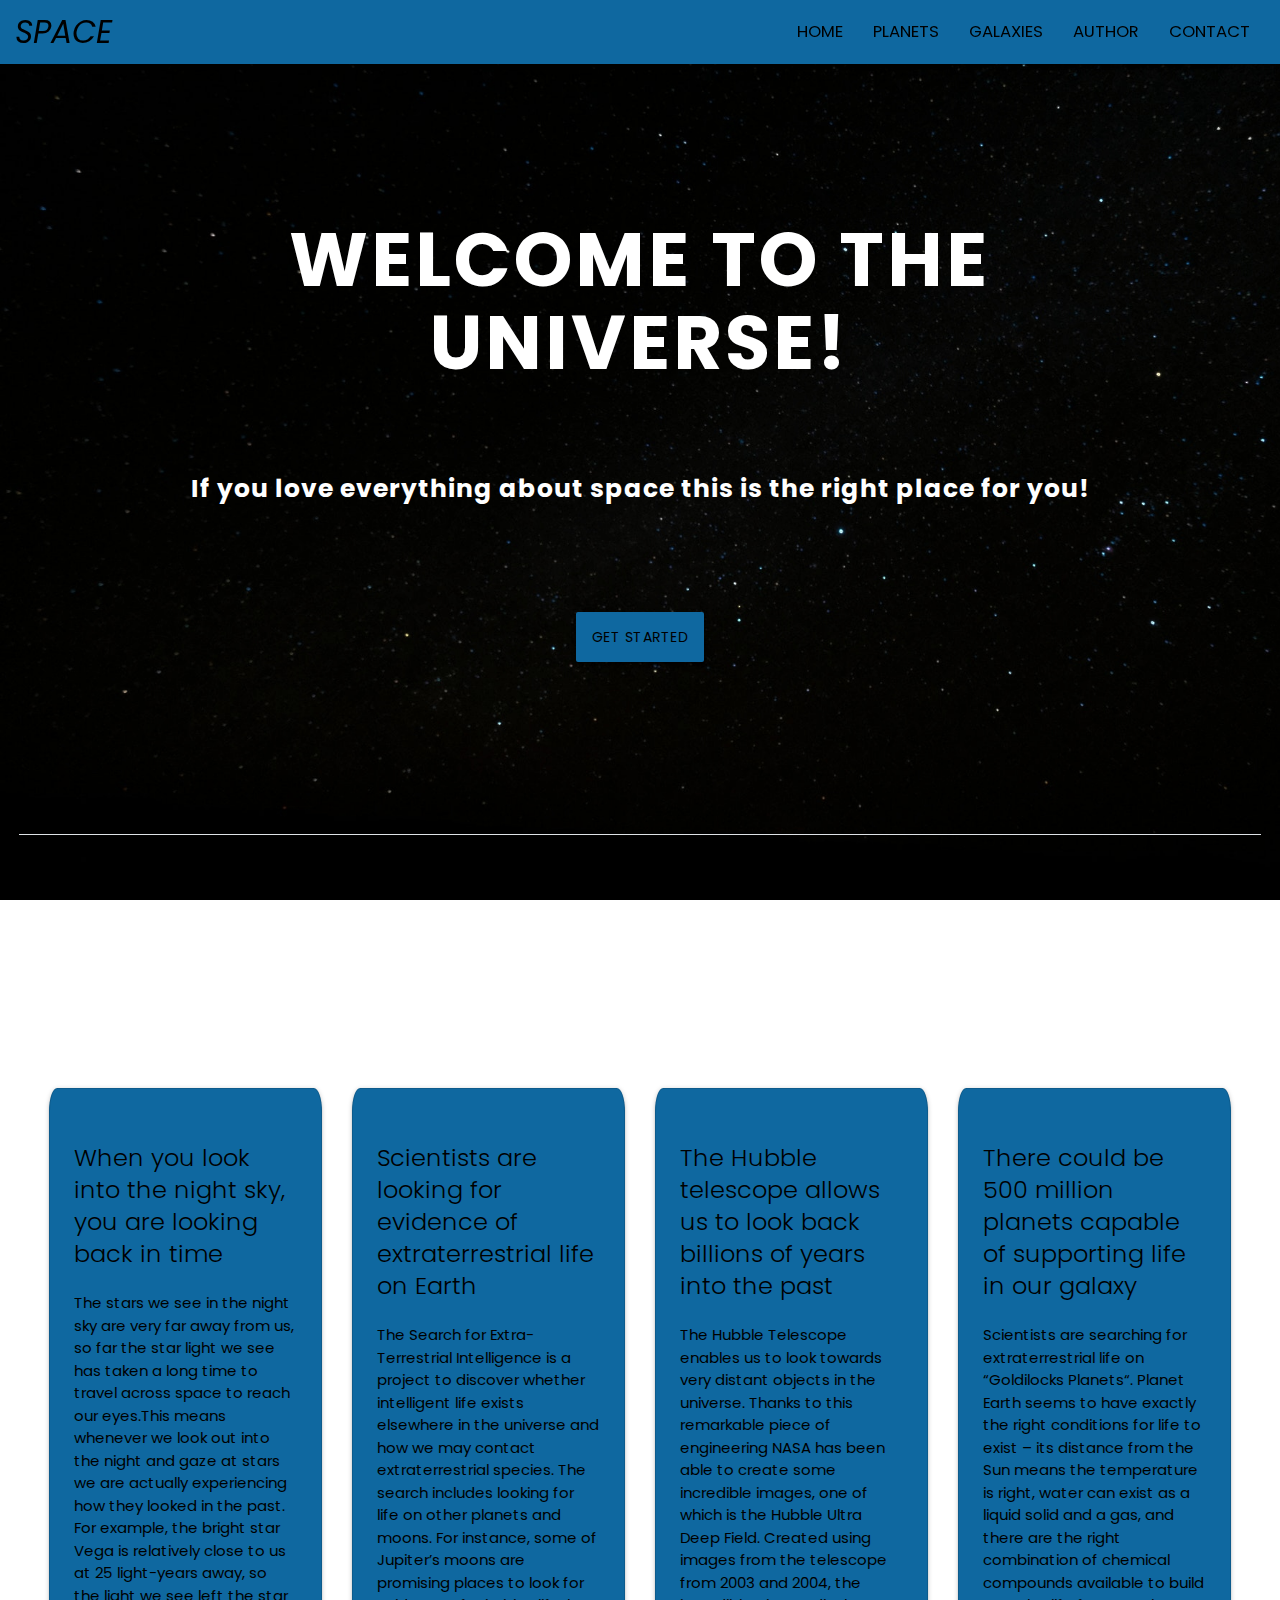
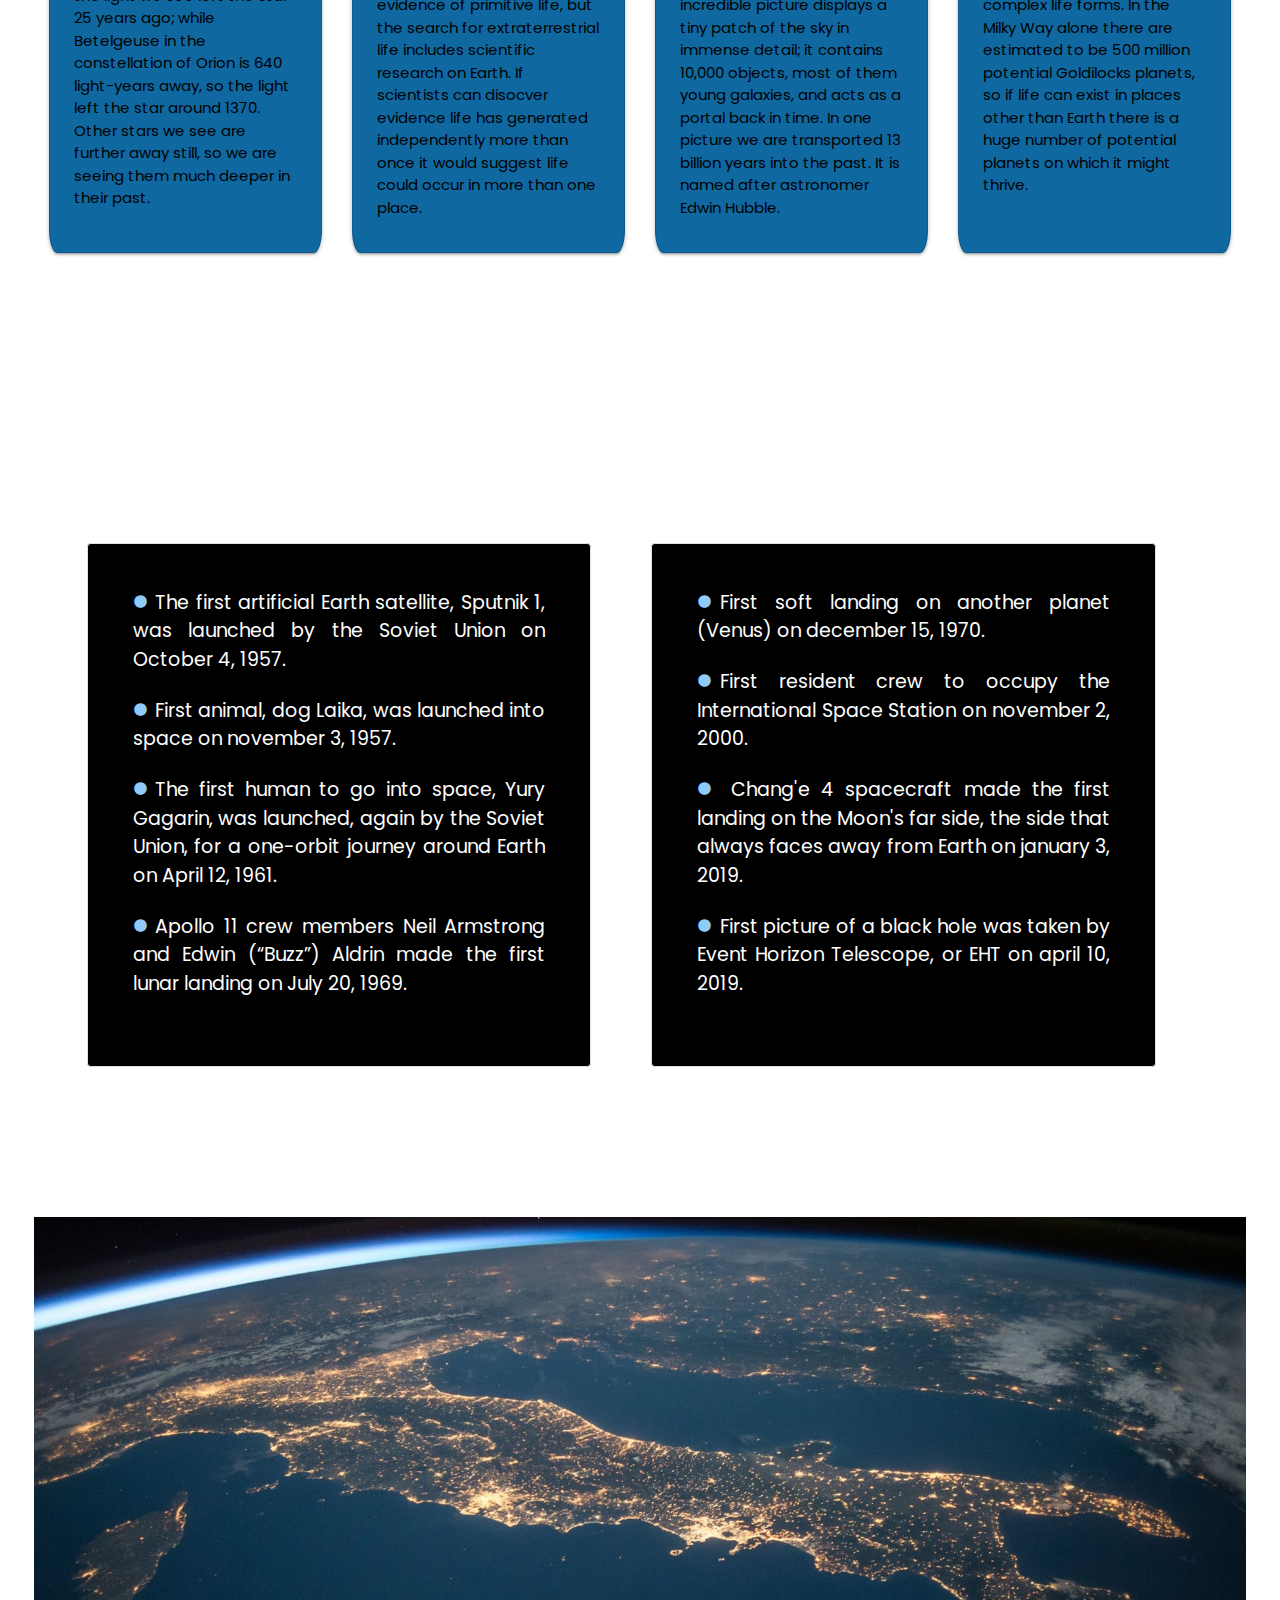
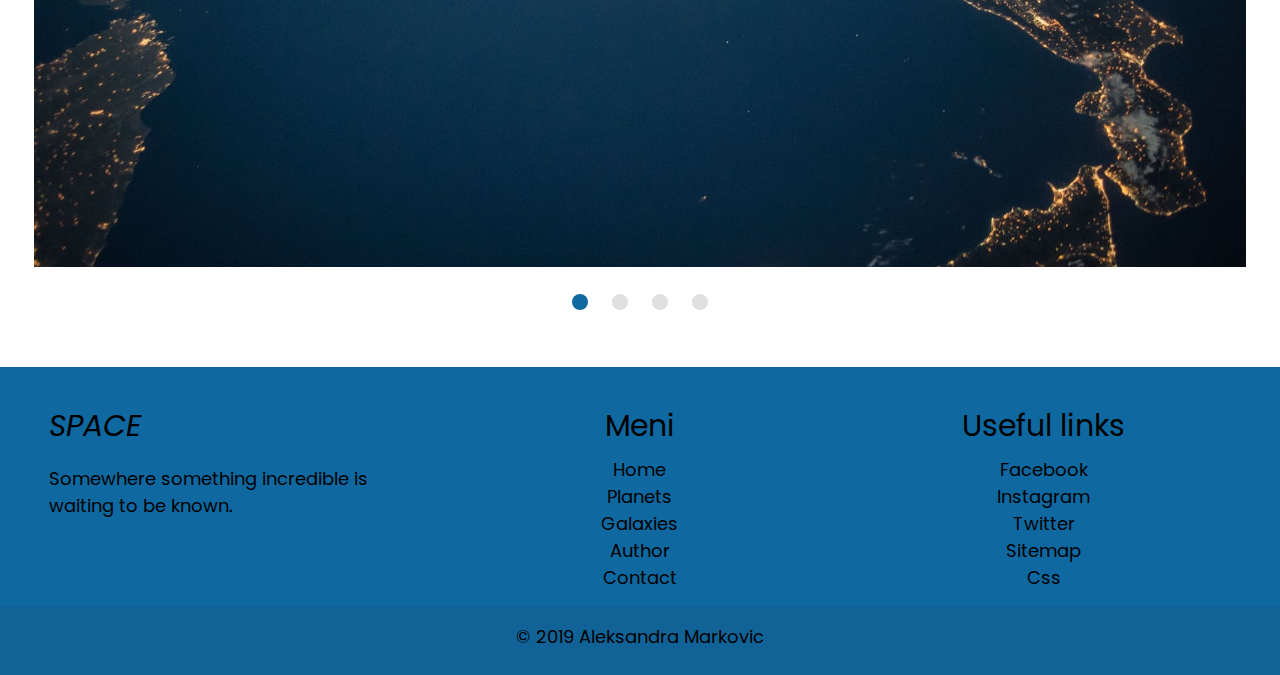
<file: index.html>
<!DOCTYPE html>
<html>
    <head>
        <title>SPACE</title>
        <meta name="viewport" content="width=device-width, initial-scale=1.0"/>
        <link rel="stylesheet" href="assets/css/bootstrap_css/bootstrap.min.css"/>
        <link rel="stylesheet" href="assets/css/materialize_css/materialize.min.css"/>
        <link href="https://fonts.googleapis.com/icon?family=Material+Icons" rel="stylesheet">
        <link rel="stylesheet" href="https://cdnjs.cloudflare.com/ajax/libs/font-awesome/4.7.0/css/font-awesome.min.css">
        <link rel="shortcut icon" href="images/ikonica.ico" />
        <link rel="stylesheet" type="text/css" href="assets/css/style.css" />
    </head>
    <body>
        <div class="container-fluid">
            <div class="row">
                <div class="col-lg-12" id="zaglavlje">
                      <nav id="meni">
                        <div class="nav-wrapper">
                          <a href="#" class="brand-logo ml-3 font-italic black-text">SPACE</a>
                          <ul class="right hide-on-med-and-down">
                            <li><a href="#" class="text-uppercase black-text">Home</a></li>
                            <li><a href="planete.html" class="text-uppercase black-text">Planets</a></li>
                            <li><a href="galaksije.html" class="text-uppercase black-text">Galaxies</a></li>
                            <li><a href="contact.html#autor" class="text-uppercase black-text">Author</a></li>
                            <li class="mr-3"><a href="contact.html" class="text-uppercase black-text">Contact</a></li>
                          </ul>
                        </div>
                      </nav>
                      <nav id="meni2">
                        <div class="nav-wrapper">
                          <a href="#!" class="brand-logo black-text font-italic">SPACE</a>
                          <a href="#" data-target="mobile-demo" class="sidenav-trigger"><i class="material-icons black-text">menu</i></a>
                          <ul class="right hide-on-med-and-down">
                            <li><a href="#">Home</a></li>
                            <li><a href="planete.html">Planets</a></li>
                            <li><a href="galaksije.html">Galaxies</a></li>
                            <li><a href="contact.html#autor">Author</a></li>
                            <li><a href="contact.html">Contact</a></li>
                          </ul>
                        </div>
                      </nav>
                    
                      <ul class="sidenav" id="mobile-demo">
                        <li><a href="#">Home</a></li>
                            <li><a href="planete.html">Planets</a></li>
                            <li><a href="galaksije.html">Galaxies</a></li>
                            <li><a href="contact.html#autor">Author</a></li>
                            <li><a href="contact.html">Contact</a></li>
                      </ul>
                </div>
            </div>
        </div>
        <div class="container-fluid p-0 d-flex align-items-center" id="header">
            <div class="row d-flex align-items-center justify-content-center" id="slajder">
                <div class="col-lg-11 mx-auto tekst d-flex flex-column align-items-center">
                    <div class="row white-text naslov text-center">
                        <h1 class="font-weight-bold text-uppercase prvih1">Welcome to the universe!</h1>
                    </div>
                    <div class="row white-text naslov">
                        <p class="font-weight-bold text-center text-justify">If you love everything about space this is the right place for you!</p>
                    </div>
                    <div class="row">    
                        <a class="black-text btn btn0 btnAnimate d-flex justify-content-center align-items-center" href="#sredina">get started</a>
                    </div>
                </div>
            </div>
        </div>
        <div class="container-fluid p-0 border-top" id="sredina">
            <div class="row sadrzaj">
                    <div class="col-lg-12">   
                        <h2 class="center-align mb-5 mt-3">Amazing facts about universe</h2> 
                            <div class="row">
                                <div class="col-lg-3 col-md-6 col-sm-10 col-xs-12 tekstovi">
                                    <div class="card">
                                        <div class="card-content">
                                            <h3 class="card-title mb-4 black-text">When you look into the night sky, you are looking back in time</h3>
                                            <p class="black-text">The stars we see in the night sky are very far away from us, so far the star light we see has taken a long time to travel across space to reach our eyes.This means whenever we look out into the night and gaze at stars we are actually experiencing how they looked in the past. For example, the bright star Vega is relatively close to us at 25 light-years away, so the light we see left the star 25 years ago; while Betelgeuse in the constellation of Orion is 640 light-years away, so the light left the star around 1370. Other stars we see are further away still, so we are seeing them much deeper in their past.</p>
                                        </div>
                                    </div>
                                </div>
                                <div class="col-lg-3 col-md-6 col-sm-10 col-xs-12 tekstovi">
                                    <div class="card">
                                        <div class="card-content">
                                            <h3 class="card-title mb-4 black-text">Scientists are looking for evidence of extraterrestrial life on Earth</h3>
                                            <p class="black-text">The Search for Extra-Terrestrial Intelligence is a project to discover whether intelligent life exists elsewhere in the universe and how we may contact extraterrestrial species. The search includes looking for life on other planets and moons. For instance, some of Jupiter’s moons are promising places to look for evidence of primitive life, but the search for extraterrestrial life includes scientific research on Earth. If scientists can disocver evidence life has generated independently more than once it would suggest life could occur in more than one place. </p>
                                        </div>
                                    </div>
                                </div>
                                <div class="col-lg-3 col-md-6 col-sm-10 col-xs-12 tekstovi">
                                    <div class="card">
                                        <div class="card-content">
                                            <h3 class="card-title mb-4 black-text"> The Hubble telescope allows us to look back billions of years into the past</h3>
                                            <p class="black-text">The Hubble Telescope enables us to look towards very distant objects in the universe. Thanks to this remarkable piece of engineering NASA has been able to create some incredible images, one of which is the Hubble Ultra Deep Field. Created using images from the telescope from 2003 and 2004, the incredible picture displays a tiny patch of the sky in immense detail; it contains 10,000 objects, most of them young galaxies, and acts as a portal back in time. In one picture we are transported 13 billion years into the past. It is named after astronomer Edwin Hubble.</p>
                                        </div>
                                    </div>
                                </div>
                                <div class="col-lg-3 col-md-6 col-sm-10 col-xs-12 tekstovi">
                                    <div class="card">
                                        <div class="card-content">
                                            <h3 class="card-title mb-4 black-text">There could be 500 million planets capable of supporting life in our galaxy</h3>
                                            <p class="black-text">Scientists are searching for extraterrestrial life on “Goldilocks Planets“. Planet Earth seems to have exactly the right conditions for life to exist – its distance from the Sun means the temperature is right, water can exist as a liquid solid and a gas, and there are the right combination of chemical compounds available to build complex life forms. In the Milky Way alone there are estimated to be 500 million potential Goldilocks planets, so if life can exist in places other than Earth there is a huge number of potential planets on which it might thrive.</p>
                                        </div>
                                    </div>
                                </div>
                            </div>
                </div>
            </div>
            <div class="row">
                <div class="col-lg-12 dostignuca">
                    <h2 class="text-center">Major milestones</h2>
                    <div class="row d-flex justify-content-around">
                        <div class="col-lg-5 col-md-12 text-justify border rounded ml-4 p-5 milestones black">
                            <p class="mb-4"><i class="tiny material-icons blue-text text-lighten-3 mr-2">brightness_1</i>The first artificial Earth satellite, Sputnik 1, was launched by the Soviet Union on October 4, 1957. </p>
                            <p class="mb-4"><i class="tiny material-icons blue-text text-lighten-3 mr-2">brightness_1</i>First animal, dog Laika, was launched into space on november 3, 1957.</p>
                            <p class="mb-4"><i class="tiny material-icons blue-text text-lighten-3 mr-2">brightness_1</i>The first human to go into space, Yury Gagarin, was launched, again by the Soviet Union, for a one-orbit journey around Earth on April 12, 1961. </p>
                            <p class="mb-4"><i class="tiny material-icons blue-text text-lighten-3 mr-2">brightness_1</i>Apollo 11 crew members Neil Armstrong and Edwin (“Buzz”) Aldrin made the first lunar landing on July 20, 1969. </p>
                        </div>
                        <div class="col-lg-5 col-md-12 text-justify border rounded p-5 milestones black">
                            <p class="mb-4"><i class="tiny material-icons blue-text text-lighten-3 mr-2">brightness_1</i>First soft landing on another planet (Venus) on december 15, 1970.</p>
                            <p class="mb-4"><i class="tiny material-icons blue-text text-lighten-3 mr-2">brightness_1</i>First resident crew to occupy the International Space Station on november 2, 2000.</p>
                            <p class="mb-4"><i class="tiny material-icons blue-text text-lighten-3 mr-2">brightness_1</i> Chang'e 4 spacecraft made the first landing on the Moon's far side, the side that always faces away from Earth on january 3, 2019.</p>
                            <p class="mb-4"><i class="tiny material-icons blue-text text-lighten-3 mr-2">brightness_1</i>First picture of a black hole was taken by Event Horizon Telescope, or EHT on april 10, 2019.</p>
                        </div>
                    </div>
                </div>
            </div>
            <div class="row" id="slajder1">
                <div class="col-lg-12" id="slajderKolona">
                    <div class="slider">
                        <ul class="slides">
                            <li>
                                <img src="images/zemlja.jpeg" alt="cultural institution"/>
                            </li>
                            <li>
                                <img src="images/galaksija.jpg" alt="cultural institution"/>
                            </li>
                            <li>
                                <img src="images/astronaut.jpg" alt="cultural institution"/>
                            </li>
                            <li>
                                <img src="images/univerzum.jpg" alt="cultural institution"/>
                            </li>
                        </ul>
                    </div> 
                </div>
            </div>
        </div>
        <footer class="page-footer futer">
            <div class="container-fluid">
                <div class="row d-flex justify-content-between">
                    <div class="col-lg-4 col-md-12 col-sm-12 d-none d-lg-block">
                        <h4 class="black-text font-italic text-uppercase">Space</h4>
                        <p class="black-text mt-4">Somewhere something incredible is waiting to be known.</p>
                    </div>
                    <div class="col-lg-4 offset-l2 col-md-12 col-sm-12 d-flex flex-column align-items-center">
                        <h4 class="black-text">Meni</h4>
                        <ul class="d-flex flex-column align-items-center">
                            <li><a href="#" class="text-capitalize black-text">Home</a></li>
                            <li><a href="planete.html" class="text-capitalize black-text">Planets</a></li>
                            <li><a href="galaksije.html" class="text-capitalize black-text">Galaxies</a></li>
                            <li><a href="contact.html#autor" class="text-capitalize black-text">Author</a></li>
                            <li><a href="contact.html" class="text-capitalize black-text">Contact</a></li>
                        </ul>
                    </div>
                    <div class="col-lg-4 offset-l2 col-md-12 col-sm-12 d-flex flex-column align-items-center">
                        <h4 class="black-text">Useful links</h4>
                        <ul class="d-flex flex-column align-items-center">
                            <li><a class="black-text" href="https://www.facebook.com/beka.markovic99" target="_blank">Facebook</a></li>
                            <li><a class="black-text" href="https://www.instagram.com/bekamarkoviic" target="_blank">Instagram</a></li>
                            <li><a class="black-text" href="https://twitter.com/bekaa_markovic" target="_blank">Twitter</a></li>
                            <li><a class="black-text" href="sitemap.xml" target="_blank">Sitemap</a></li>
                            <li><a class="black-text" href="assets/css/style.css" target="_blank">Css</a></li>
                        </ul>
                    </div>
                </div>
            </div>
            <div class="footer-copyright">
                <div class="container d-flex justify-content-center">
                    <p class="black-text mt-2">© 2019 Aleksandra Markovic </p>                   
                </div>
            </div>
        </footer>
        <script src="assets/js/jquery-3.4.1.min.js"></script>
        <script src="assets/js/bootstrap_js/bootstrap.min.js"></script>
        <script src="assets/js/materialize_js/materialize.min.js"></script>
        <script src="assets/js/main.js" type="text/javascript"></script>
    </body>
</html>
</file>
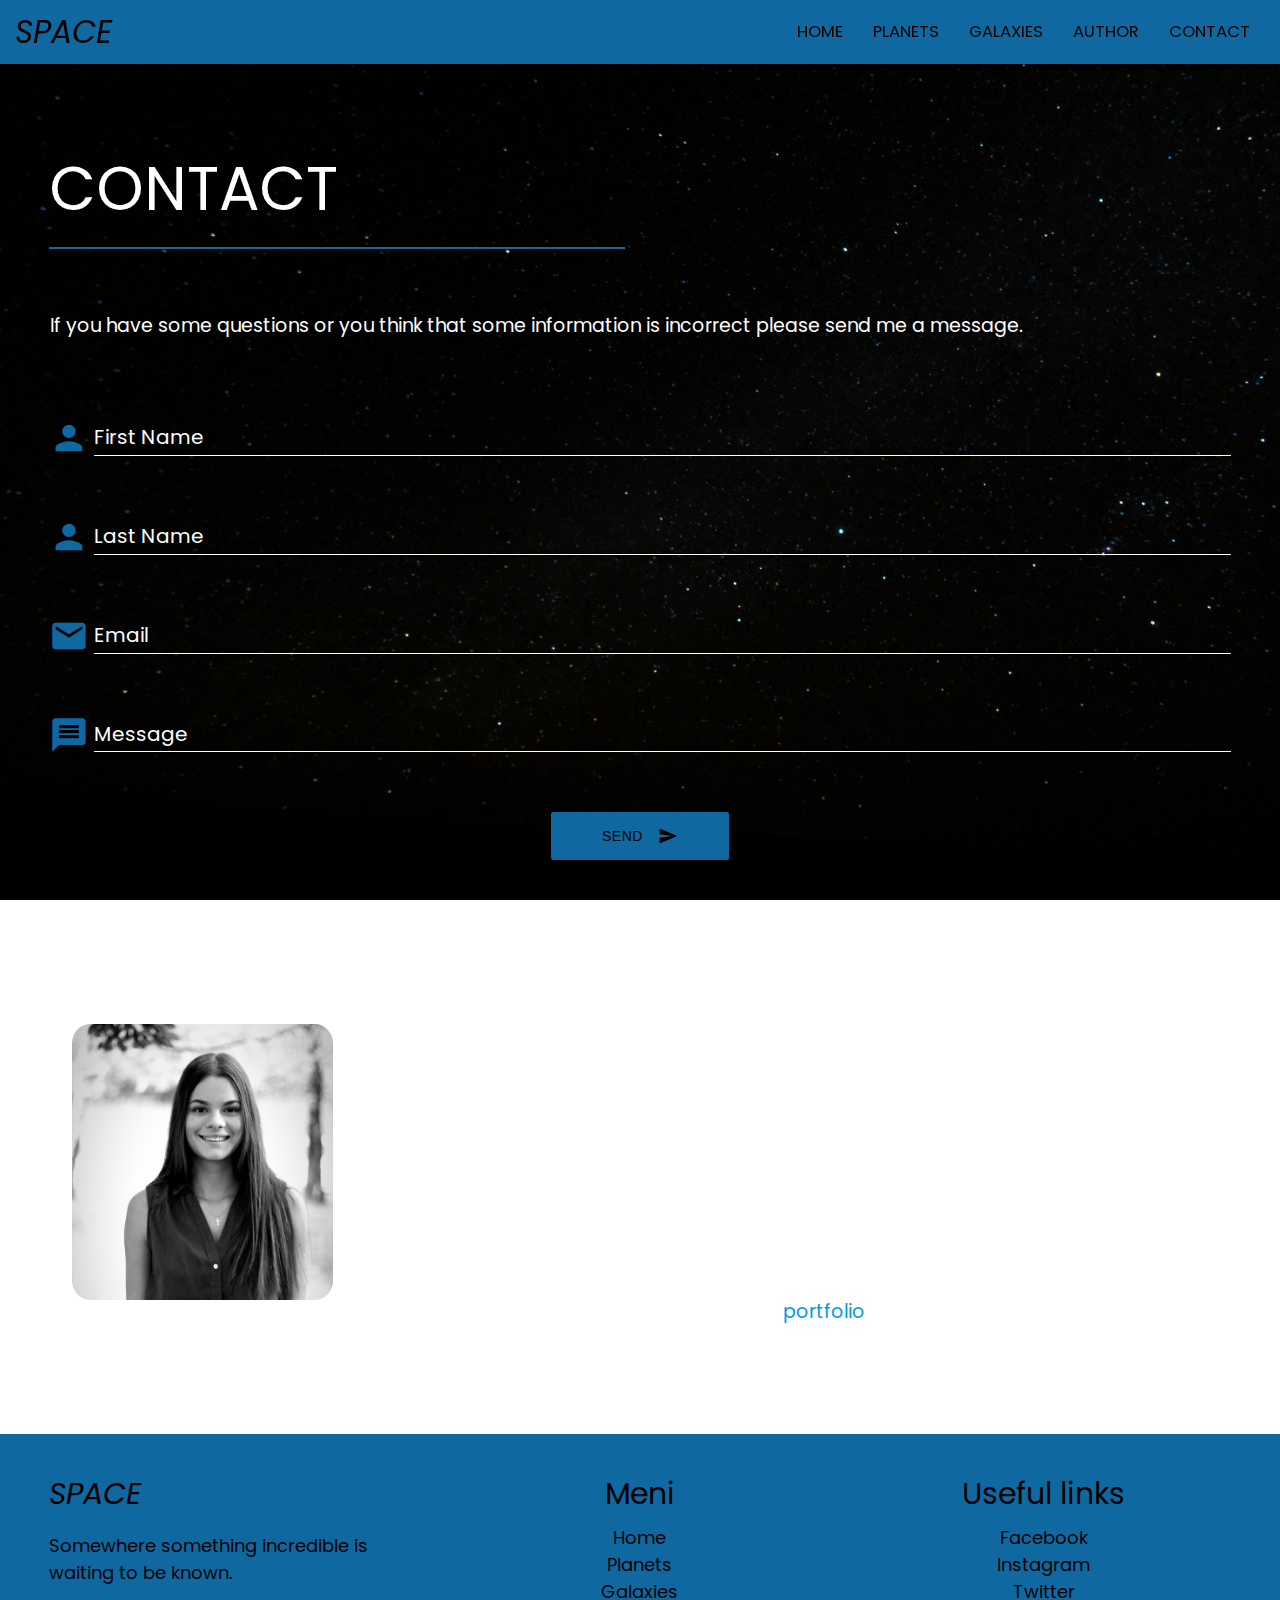
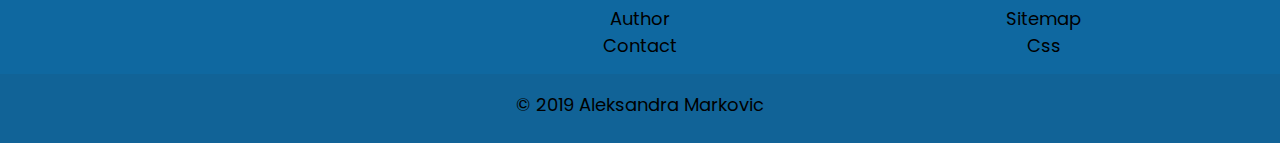
<file: contact.html>
<!DOCTYPE html>
<html>
    <head>
        <title>SPACE | CONTACT</title>
        <meta name="viewport" content="width=device-width, initial-scale=1.0"/>
        <link rel="stylesheet" href="assets/css/bootstrap_css/bootstrap.min.css"/>
        <link rel="stylesheet" href="assets/css/materialize_css/materialize.min.css"/>
        <link href="https://fonts.googleapis.com/icon?family=Material+Icons" rel="stylesheet">
        <link rel="stylesheet" href="https://cdnjs.cloudflare.com/ajax/libs/font-awesome/4.7.0/css/font-awesome.min.css">
        <link rel="shortcut icon" href="images/ikonica.ico" />
        <link rel="stylesheet" type="text/css" href="assets/css/style.css" />
    </head>
    <body>
        <div class="container-fluid">
            <div class="row">
                <div class="col-lg-12" id="zaglavlje">
                      <nav id="meni">
                        <div class="nav-wrapper">
                          <a href="index.html" class="brand-logo ml-3 font-italic black-text">SPACE</a>
                          <ul class="right hide-on-med-and-down">
                            <li><a href="index.html" class="text-uppercase black-text">Home</a></li>
                            <li><a href="planete.html" class="text-uppercase black-text">Planets</a></li>
                            <li><a href="galaksije.html" class="text-uppercase black-text">Galaxies</a></li>
                            <li><a href="#autor" class="text-uppercase black-text">Author</a></li>
                            <li class="mr-3"><a href="#" class="text-uppercase black-text">Contact</a></li>
                          </ul>
                        </div>
                      </nav>
                      <nav id="meni2">
                        <div class="nav-wrapper">
                          <a href="#!" class="brand-logo black-text font-italic">SPACE</a>
                          <a href="#" data-target="mobile-demo" class="sidenav-trigger"><i class="material-icons black-text">menu</i></a>
                          <ul class="right hide-on-med-and-down">
                            <li><a href="index.html">Home</a></li>
                            <li><a href="planete.html">Planets</a></li>
                            <li><a href="galaksije.html">Galaxies</a></li>
                            <li><a href="#autor">Author</a></li>
                            <li><a href="#">Contact</a></li>
                          </ul>
                        </div>
                      </nav>
                    
                      <ul class="sidenav" id="mobile-demo">
                        <li><a href="index.html">Home</a></li>
                        <li><a href="planete.html">Planets</a></li>
                        <li><a href="galaksije.html">Galaxies</a></li>
                        <li><a href="#autor">Author</a></li>
                        <li><a href="#">Contact</a></li>
                      </ul>
                </div>
            </div>
        </div>
        <div class="container-fluid">
            <div class="row naslovVrh mb-4">
                <div class="col-lg-6 col-md-8 col-sm-10 col-xs-12">
                    <h1 class="text-uppercase">Contact</h1>
                    <p class="divider"></p>
                </div>
            </div>
            <div class="row">
                <p id="tekstKontakt">If you have some questions or you think that some information is incorrect please send me a message.</p>
            </div>
            <div class="row">
                <div class="col-lg-12 forma">
                    <form action="index.html" method="GET">
                        <div class="input-field w-100 mt-5">
                            <i class="material-icons prefix">person</i>
                            <input id="first_name" type="text" class="border-white">
                            <label for="first_name" required="required">First Name</label>
                        </div>
                        <div class="input-field w-100 mt-5">
                            <i class="material-icons prefix">person</i>
                            <input id="last_name" type="text" class="border-white">
                            <label for="last_name">Last Name</label>
                        </div>
                        <div class="input-field w-100 mt-5">
                            <i class="material-icons prefix">email</i>
                            <input id="email" type="email" class="border-white">
                            <label for="email" required="required">Email</label>
                        </div>
                        <div class="input-field w-100 mt-5 mb-5">
                            <i class="material-icons prefix">message</i>
                            <textarea id="textarea1" class="materialize-textarea border-white"></textarea>
                            <label for="textarea1" required="required">Message</label>
                        </div>                                       
                        <button data-target="modal1" class="black-text btn btn1 modal-trigger m-auto d-flex justify-content-center align-items-center">
                            Send
                            <i class="material-icons right">send</i>
                        </button>
                        <div id="modal1" class="modal">
                            <div class="modal-content">
                                <h4>Thank you!</h4>
                                <p class="black-text">Your message has been sent succesfully. I appreciate all the feedback. I will read it carefully and change information on my website if something is wrong.</p>
                            </div>
                            <div class="modal-footer">
                                <a href="#!" class="modal-close waves-effect waves-green btn-flat">Close</a>
                            </div>
                        </div>
                    </form>
                </div>
            </div>
            <div class="row d-flex justify-content-between p-4" id="autor">
                <div class="col-lg-3 col-md-6 col-sm-12 d-flex align-items-center">
                    <img src="images/autor.jpg" alt="Author"/>
                </div>
                <div class="col-lg-7 col-md-6 col-sm-12 tekstOAutoru">
                    <h2 class="mt-0 mb-5">About author</h2>
                    <p class="mb-4">My name is Aleksandra Markovic. I am from Gornji Milanovac and I am 20 years old. I went to ETS "Knjaz Milos" highschool and now I study internet technologies at ICT college.</p>
                    <p class="mb-4">I am interested in programming and design. In my free time I like to watch TV shows, movies, hang out with my friends and lots of different stuff.</p>
                    <p>If you want to see more go to my <a href="https://bekamarkovic.github.io/portfolio/" target="_blank">portfolio</a>.</p>
                </div>
            </div>
        </div>
        <footer class="page-footer futer">
            <div class="container-fluid">
                <div class="row d-flex justify-content-between">
                    <div class="col-lg-4 col-md-12 col-sm-12 d-none d-lg-block">
                        <h4 class="black-text font-italic text-uppercase">Space</h4>
                        <p class="black-text mt-4">Somewhere something incredible is waiting to be known.</p>
                    </div>
                    <div class="col-lg-4 offset-l2 col-md-12 col-sm-12 d-flex flex-column align-items-center">
                        <h4 class="black-text">Meni</h4>
                        <ul class="d-flex flex-column align-items-center">
                            <li><a href="index.html" class="text-capitalize black-text">Home</a></li>
                            <li><a href="planete.html" class="text-capitalize black-text">Planets</a></li>
                            <li><a href="galaksije.html" class="text-capitalize black-text">Galaxies</a></li>
                            <li><a href="#autor" class="text-capitalize black-text">Author</a></li>
                            <li><a href="#" class="text-capitalize black-text">Contact</a></li>
                        </ul>
                    </div>
                    <div class="col-lg-4 offset-l2 col-md-12 col-sm-12 d-flex flex-column align-items-center">
                        <h4 class="black-text">Useful links</h4>
                        <ul class="d-flex flex-column align-items-center">
                            <li><a class="black-text" href="https://www.facebook.com/beka.markovic99" target="_blank">Facebook</a></li>
                            <li><a class="black-text" href="https://www.instagram.com/bekamarkoviic" target="_blank">Instagram</a></li>
                            <li><a class="black-text" href="https://twitter.com/bekaa_markovic" target="_blank">Twitter</a></li>
                            <li><a class="black-text" href="sitemap.xml" target="_blank">Sitemap</a></li>
                            <li><a class="black-text" href="assets/css/style.css" target="_blank">Css</a></li>
                        </ul>
                    </div>
                </div>
            </div>
            <div class="footer-copyright">
                <div class="container d-flex justify-content-center">
                    <p class="black-text mt-2">© 2019 Aleksandra Markovic </p>                   
                </div>
            </div>
        </footer>
        <script src="assets/js/jquery-3.4.1.min.js"></script>
        <script src="assets/js/bootstrap_js/bootstrap.min.js"></script>
        <script src="assets/js/materialize_js/materialize.min.js"></script>
        <script src="assets/js/main.js" type="text/javascript"></script>
    </body>
</html>
</file>
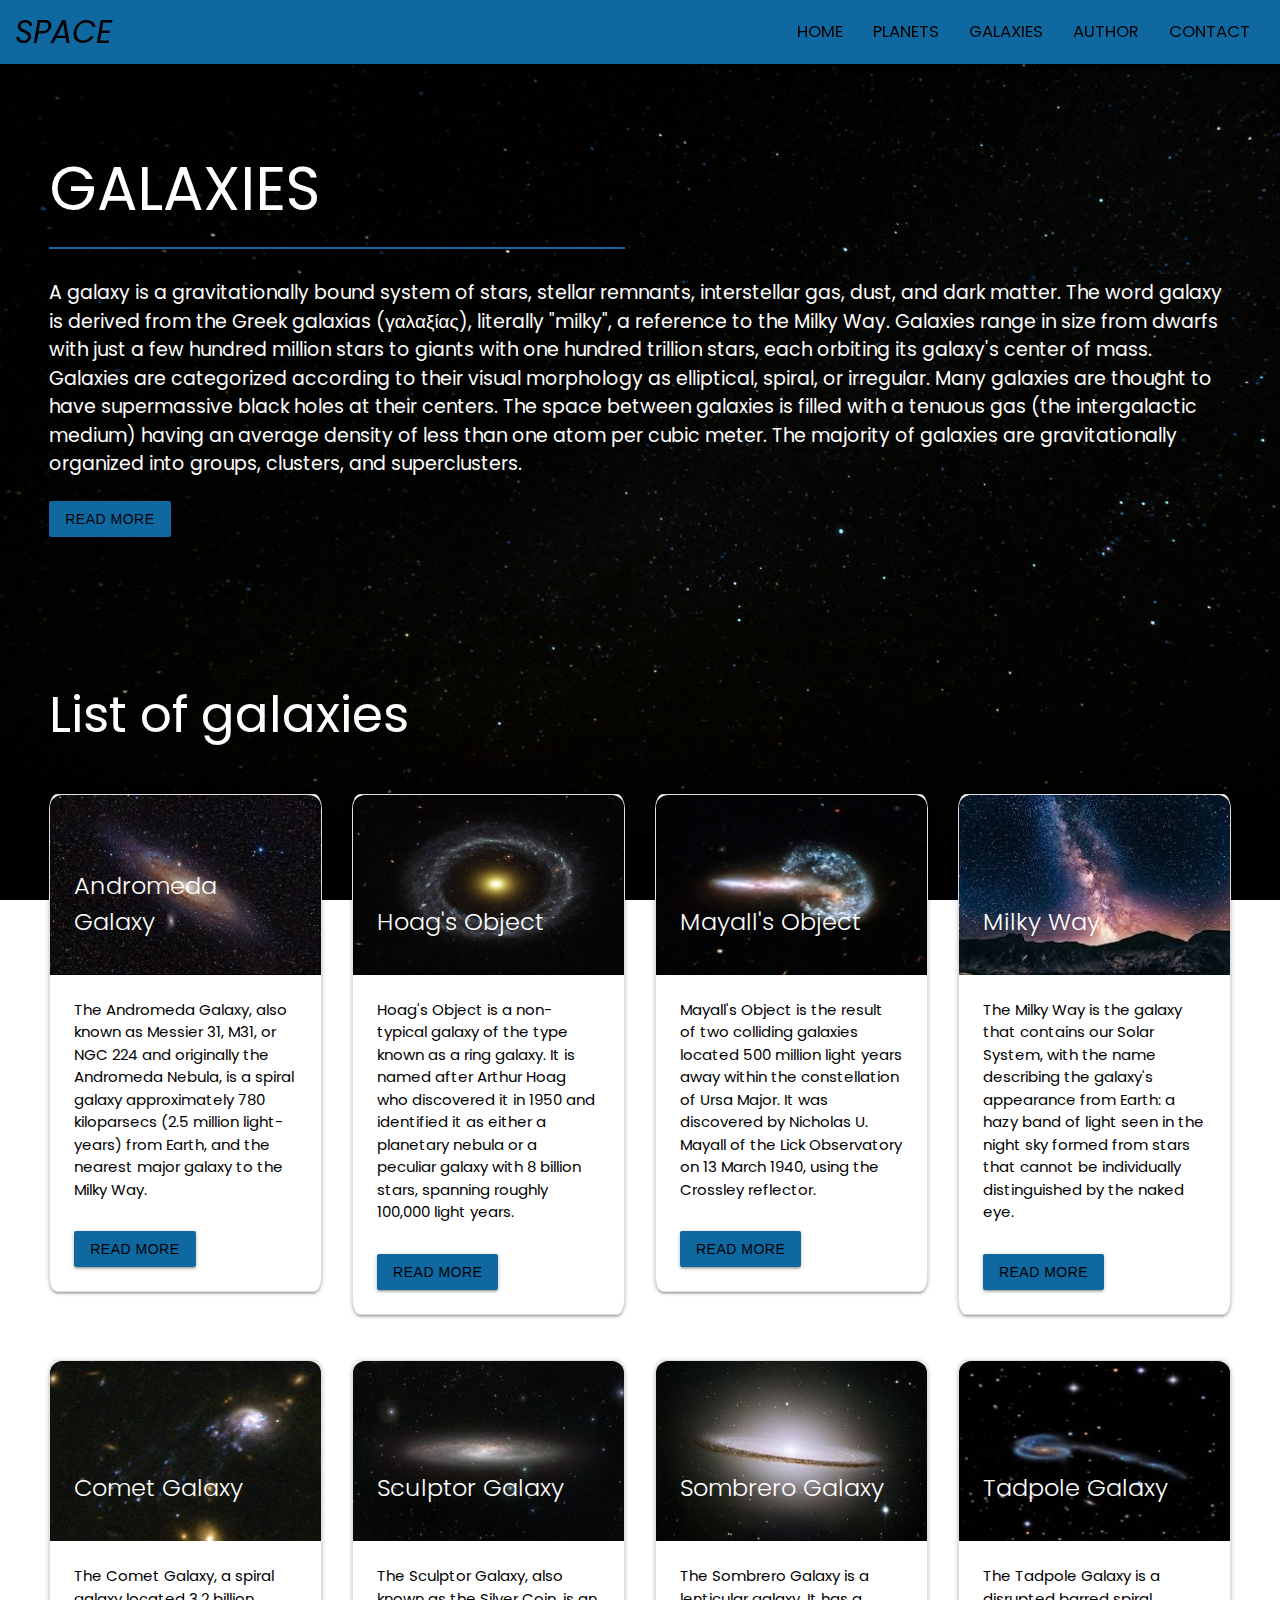
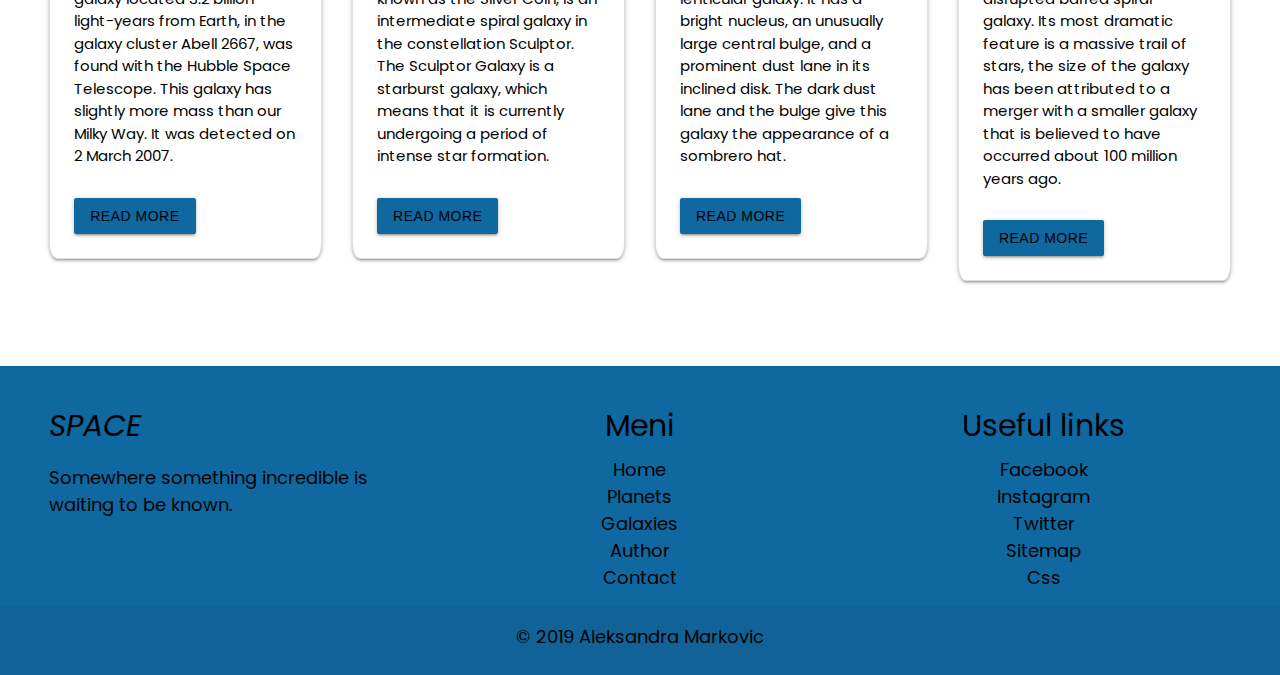
<file: galaksije.html>
<!DOCTYPE html>
<html>
    <head>
        <title>SPACE | GALAXIES</title>
        <meta name="viewport" content="width=device-width, initial-scale=1.0"/>
        <link rel="stylesheet" href="assets/css/bootstrap_css/bootstrap.min.css"/>
        <link rel="stylesheet" href="assets/css/materialize_css/materialize.min.css"/>
        <link href="https://fonts.googleapis.com/icon?family=Material+Icons" rel="stylesheet">
        <link rel="stylesheet" href="https://cdnjs.cloudflare.com/ajax/libs/font-awesome/4.7.0/css/font-awesome.min.css">
        <link rel="shortcut icon" href="images/ikonica.ico" />
        <link rel="stylesheet" type="text/css" href="assets/css/style.css" />
    </head>
    <body>
        <div class="container-fluid">
            <div class="row">
                <div class="col-lg-12" id="zaglavlje">
                      <nav id="meni">
                        <div class="nav-wrapper">
                          <a href="index.html" class="brand-logo ml-3 font-italic black-text">SPACE</a>
                          <ul class="right hide-on-med-and-down">
                            <li><a href="index.html" class="text-uppercase black-text">Home</a></li>
                            <li><a href="planete.html" class="text-uppercase black-text">Planets</a></li>
                            <li><a href="#" class="text-uppercase black-text">Galaxies</a></li>
                            <li><a href="contact.html#autor" class="text-uppercase black-text">Author</a></li>
                            <li class="mr-3"><a href="contact.html" class="text-uppercase black-text">Contact</a></li>
                          </ul>
                        </div>
                      </nav>
                      <nav id="meni2">
                        <div class="nav-wrapper">
                          <a href="#!" class="brand-logo black-text font-italic">SPACE</a>
                          <a href="#" data-target="mobile-demo" class="sidenav-trigger"><i class="material-icons black-text">menu</i></a>
                          <ul class="right hide-on-med-and-down">
                            <li><a href="index.html">Home</a></li>
                            <li><a href="planete.html">Planets</a></li>
                            <li><a href="#">Galaxies</a></li>
                            <li><a href="contact.html#autor">Author</a></li>
                            <li><a href="contact.html">Contact</a></li>
                          </ul>
                        </div>
                      </nav>
                    
                      <ul class="sidenav" id="mobile-demo">
                        <li><a href="index.html">Home</a></li>
                        <li><a href="planete.html">Planets</a></li>
                        <li><a href="#">Galaxies</a></li>
                        <li><a href="contact.html#autor">Author</a></li>
                        <li><a href="contact.html">Contact</a></li>
                      </ul>
                </div>
            </div>
        </div>
        <div class="container-fluid naslovVrh">
            <div class="row" >
                <div class="col-lg-6 col-md-8 col-sm-10 col-xs-12">
                    <h1 class="text-uppercase">Galaxies</h1>
                    <p class="divider"></p>
                </div>
            </div>
            <div class="row mt-3">
                <div class="col-lg-12">
                    <p>A galaxy is a gravitationally bound system of stars, stellar remnants, interstellar gas, dust, and dark matter. The word galaxy is derived from the Greek galaxias (γαλαξίας), literally "milky", a reference to the Milky Way. Galaxies range in size from dwarfs with just a few hundred million stars to giants with one hundred trillion stars, each orbiting its galaxy's center of mass. Galaxies are categorized according to their visual morphology as elliptical, spiral, or irregular. Many galaxies are thought to have supermassive black holes at their centers. The space between galaxies is filled with a tenuous gas (the intergalactic medium) having an average density of less than one atom per cubic meter. The majority of galaxies are gravitationally organized into groups, clusters, and superclusters. </p>
                    <p class="sakriveno mt-2">Galaxies were initially discovered telescopically and were known as spiral nebulae. Most 18th to 19th Century astronomers considered them as either unresolved star clusters or anagalactic nebulae, and were just thought as a part of the Milky Way, but their true composition and natures remained a mystery. Observations using larger telescopes of a few nearby bright galaxies, like the Andromeda Galaxy, began resolving them into huge conglomerations of stars, but based simply on the apparent faintness and sheer population of stars, the true distances of these objects placed them well beyond the Milky Way. For this reason they were popularly called island universes, but this term quickly fell into disuse, as the word universe implied the entirety of existence. Instead, they became known simply as galaxies. Deep sky surveys show that galaxies are often found in groups and clusters. Solitary galaxies that have not significantly interacted with another galaxy of comparable mass during the past billion years are relatively scarce. Only about five percent of the galaxies surveyed have been found to be truly isolated; however, these isolated formations may have interacted and even merged with other galaxies in the past, and may still be orbited by smaller, satellite galaxies. Isolated galaxies can produce stars at a higher rate than normal, as their gas is not being stripped by other nearby galaxies.</p>
                    <button class="black-text btn mt-2 readMore" type="button" name="action">read more</button>
                </div>
            </div>
        </div>
        <div class="container-fluid" >
            <div class="row">
                <div class="col-lg-5 col-md-12">
                    <h2 id="naslovPlanete">List of galaxies</h2>
                </div>
            </div>
            <div class="row planete">
                <div class="col-lg-3 col-md-6 col-sm-12">
                    <div class="card hoverable">
                        <div class="card-image">
                            <img src="images/andromeda.jpg" alt="Andromeda Galaxy">
                            <span class="card-title">Andromeda Galaxy</span>
                        </div>
                        <div class="card-content">
                            <p class="mb-4 black-text">The Andromeda Galaxy, also known as Messier 31, M31, or NGC 224 and originally the Andromeda Nebula, is a spiral galaxy approximately 780 kiloparsecs (2.5 million light-years) from Earth, and the nearest major galaxy to the Milky Way.</p>
                            <p class="sakriveno black-text">The galaxy's name stems from the area of the Earth's sky in which it appears, the constellation of Andromeda.It is visible to the naked eye from Earth on moonless nights, even when viewed from areas with moderate light pollution.</p>
                            <button class="black-text btn mt-2 readMore" type="button" name="action">read more</button>
                        </div>
                    </div>
                </div>
                <div class="col-lg-3 col-md-6 col-sm-12">
                    <div class="card hoverable">
                        <div class="card-image">
                            <img src="images/hoag.jpg" alt="Hoag's Object">
                            <span class="card-title">Hoag's Object</span>
                        </div>
                        <div class="card-content">
                            <p class="mb-4 black-text">Hoag's Object is a non-typical galaxy of the type known as a ring galaxy. It is named after Arthur Hoag who discovered it in 1950 and identified it as either a planetary nebula or a peculiar galaxy with 8 billion stars, spanning roughly 100,000 light years.</p>
                            <p class="sakriveno black-text">Many of the details of the galaxy remain a mystery, foremost of which is how it formed. So-called "classic" ring galaxies are generally formed by the collision of a small galaxy with a larger disk-shaped galaxy. This collision produces a density wave in the disk that leads to a characteristic ring-like appearance.</p>
                            <button class="black-text btn mt-2 readMore" type="button" name="action">read more</button>
                        </div>
                    </div>
                </div>
                <div class="col-lg-3 col-md-6 col-sm-12">
                    <div class="card hoverable">
                        <div class="card-image">
                            <img src="images/mayall.jpg" alt="Mayall's Object">
                            <span class="card-title">Mayall's Object</span>
                        </div>
                        <div class="card-content">
                            <p class="mb-4 black-text">Mayall's Object is the result of two colliding galaxies located 500 million light years away within the constellation of Ursa Major. It was discovered by Nicholas U. Mayall of the Lick Observatory on 13 March 1940, using the Crossley reflector.</p>
                            <p class="sakriveno black-text">Originally theorized to represent a galaxy reacting with the intergalactic medium, it is now thought to represent the collision of two galaxies, resulting in a new object consisting of a ring-shaped galaxy with a tail emerging from it.</p>
                            <button class="black-text btn mt-2 readMore" type="button" name="action">read more</button>
                        </div>
                    </div>
                </div>
                <div class="col-lg-3 col-md-6 col-sm-12">
                    <div class="card hoverable">
                        <div class="card-image">
                            <img src="images/milky.jpg" alt="Milky Way">
                            <span class="card-title">Milky Way</span>
                        </div>
                        <div class="card-content">
                            <p class="mb-4 black-text">The Milky Way is the galaxy that contains our Solar System, with the name describing the galaxy's appearance from Earth: a hazy band of light seen in the night sky formed from stars that cannot be individually distinguished by the naked eye.</p>
                            <p class="sakriveno black-text">The Milky Way is a barred spiral galaxy with a diameter between 150,000 and 200,000 light-years. It is estimated to contain 100–400 billion stars and more than 100 billion planets. The Milky Way has several satellite galaxies.</p>
                            <button class="black-text btn mt-2 readMore" type="button" name="action">read more</button>
                        </div>
                    </div>
                </div>
            </div>
            <div class="row planete">
                <div class="col-lg-3 col-md-6 col-sm-12">
                    <div class="card hoverable">
                        <div class="card-image">
                            <img src="images/comet.jpg" alt="Comet Galaxy">
                            <span class="card-title">Comet Galaxy</span>
                        </div>
                        <div class="card-content">
                            <p class="mb-4 black-text">The Comet Galaxy, a spiral galaxy located 3.2 billion light-years from Earth, in the galaxy cluster Abell 2667, was found with the Hubble Space Telescope. This galaxy has slightly more mass than our Milky Way. It was detected on 2 March 2007.</p>
                            <p class="sakriveno black-text">The Сomet Galaxy is currently being ripped to pieces, moving through a cluster at speeds of greater than 2 million mph. As the galaxy speeds through, its gas and stars are being stripped away by the tidal forces exerted by the cluster.</p>
                            <button class="black-text btn mt-2 readMore" type="button" name="action">read more</button>
                        </div>
                    </div>
                </div>
                <div class="col-lg-3 col-md-6 col-sm-12">
                    <div class="card hoverable">
                        <div class="card-image">
                            <img src="images/sculptor.jpg" alt="Sculptor Galaxy">
                            <span class="card-title">Sculptor Galaxy</span>
                        </div>
                        <div class="card-content">
                            <p class="mb-4 black-text">The Sculptor Galaxy, also known as the Silver Coin, is an intermediate spiral galaxy in the constellation Sculptor. The Sculptor Galaxy is a starburst galaxy, which means that it is currently undergoing a period of intense star formation.</p>
                            <p class="sakriveno black-text">The galaxy was discovered by Caroline Herschel in 1783 during one of her systematic comet searches. It is considered one of the most easily viewed galaxies in the sky after the Andromeda Galaxy.</p>
                            <button class="black-text btn mt-2 readMore" type="button" name="action">read more</button>
                        </div>
                    </div>
                </div>
                <div class="col-lg-3 col-md-6 col-sm-12">
                    <div class="card hoverable">
                        <div class="card-image">
                            <img src="images/sombrero.jpg" alt="Sombrero Galaxy">
                            <span class="card-title">Sombrero Galaxy</span>
                        </div>
                        <div class="card-content">
                            <p class="mb-4 black-text">The Sombrero Galaxy is a lenticular galaxy. It has a bright nucleus, an unusually large central bulge, and a prominent dust lane in its inclined disk. The dark dust lane and the bulge give this galaxy the appearance of a sombrero hat.</p>
                            <p class="sakriveno black-text">The Sombrero Galaxy was discovered on May 11, 1781 by Pierre Méchain. As noted above, this galaxy's most striking feature is the dust lane that crosses in front of the bulge of the galaxy. This dust lane is actually a symmetrical ring that encloses the bulge of the galaxy.</p>
                            <button class="black-text btn mt-2 readMore" type="button" name="action">read more</button>
                        </div>
                    </div>
                </div>
                <div class="col-lg-3 col-md-6 col-sm-12">
                    <div class="card hoverable">
                        <div class="card-image">
                            <img src="images/tadpole.jpg" alt="Tadpole Galaxy">
                            <span class="card-title">Tadpole Galaxy</span>
                        </div>
                        <div class="card-content">
                            <p class="mb-4 black-text">The Tadpole Galaxy is a disrupted barred spiral galaxy. Its most dramatic feature is a massive trail of stars, the size of the galaxy has been attributed to a merger with a smaller galaxy that is believed to have occurred about 100 million years ago.</p>
                            <p class="sakriveno black-text">It is hypothesized that a more compact intruder galaxy crossed in front of the Tadpole Galaxy from left to right and was slung around behind the Tadpole by their mutual gravitational attraction. During this close encounter, tidal forces drew out the spiral galaxy's stars, gas, and dust, forming the conspicuous tail.</p>
                            <button class="black-text btn mt-2 readMore" type="button" name="action">read more</button>
                        </div>
                    </div>
                </div>
            </div>                  
        </div>
        <footer class="page-footer futer">
            <div class="container-fluid">
                <div class="row d-flex justify-content-between">
                    <div class="col-lg-4 col-md-12 col-sm-12 d-none d-lg-block">
                        <h4 class="black-text font-italic text-uppercase">Space</h4>
                        <p class="black-text mt-4">Somewhere something incredible is waiting to be known.</p>
                    </div>
                    <div class="col-lg-4 offset-l2 col-md-12 col-sm-12 d-flex flex-column align-items-center">
                        <h4 class="black-text">Meni</h4>
                        <ul class="d-flex flex-column align-items-center">
                            <li><a href="index.html" class="text-capitalize black-text">Home</a></li>
                            <li><a href="planete.html" class="text-capitalize black-text">Planets</a></li>
                            <li><a href="#" class="text-capitalize black-text">Galaxies</a></li>
                            <li><a href="contact.html#autor" class="text-capitalize black-text">Author</a></li>
                            <li><a href="contact.html" class="text-capitalize black-text">Contact</a></li>
                        </ul>
                    </div>
                    <div class="col-lg-4 offset-l2 col-md-12 col-sm-12 d-flex flex-column align-items-center">
                        <h4 class="black-text">Useful links</h4>
                        <ul class="d-flex flex-column align-items-center">
                            <li><a class="black-text" href="https://www.facebook.com/beka.markovic99" target="_blank">Facebook</a></li>
                            <li><a class="black-text" href="https://www.instagram.com/bekamarkoviic" target="_blank">Instagram</a></li>
                            <li><a class="black-text" href="https://twitter.com/bekaa_markovic" target="_blank">Twitter</a></li>
                            <li><a class="black-text" href="sitemap.xml" target="_blank">Sitemap</a></li>
                            <li><a class="black-text" href="assets/css/style.css" target="_blank">Css</a></li>
                        </ul>
                    </div>
                </div>
            </div>
            <div class="footer-copyright">
                <div class="container d-flex justify-content-center">
                    <p class="black-text mt-2">© 2019 Aleksandra Markovic </p>                   
                </div>
            </div>
        </footer>
        <script src="assets/js/jquery-3.4.1.min.js"></script>
        <script src="assets/js/bootstrap_js/bootstrap.min.js"></script>
        <script src="assets/js/materialize_js/materialize.min.js"></script>
        <script src="assets/js/main.js" type="text/javascript"></script>
    </body>
</html>
</file>
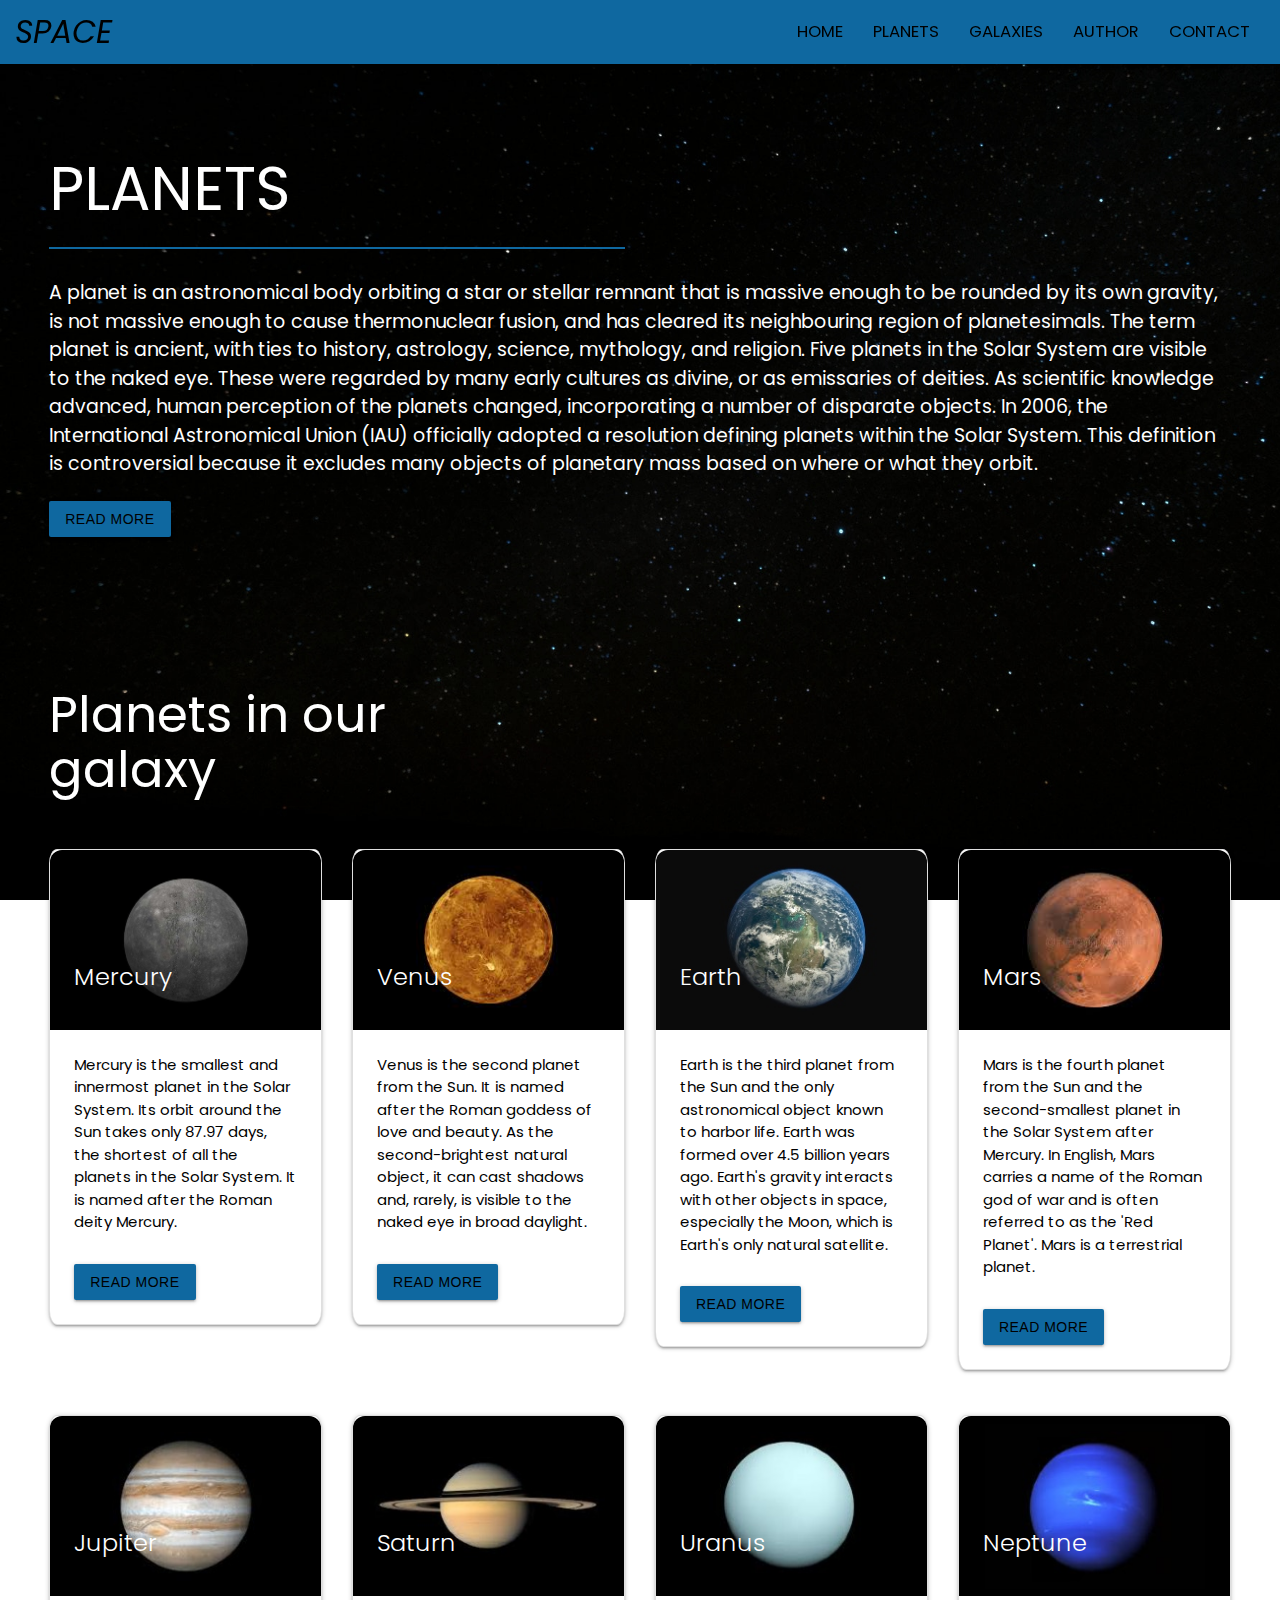
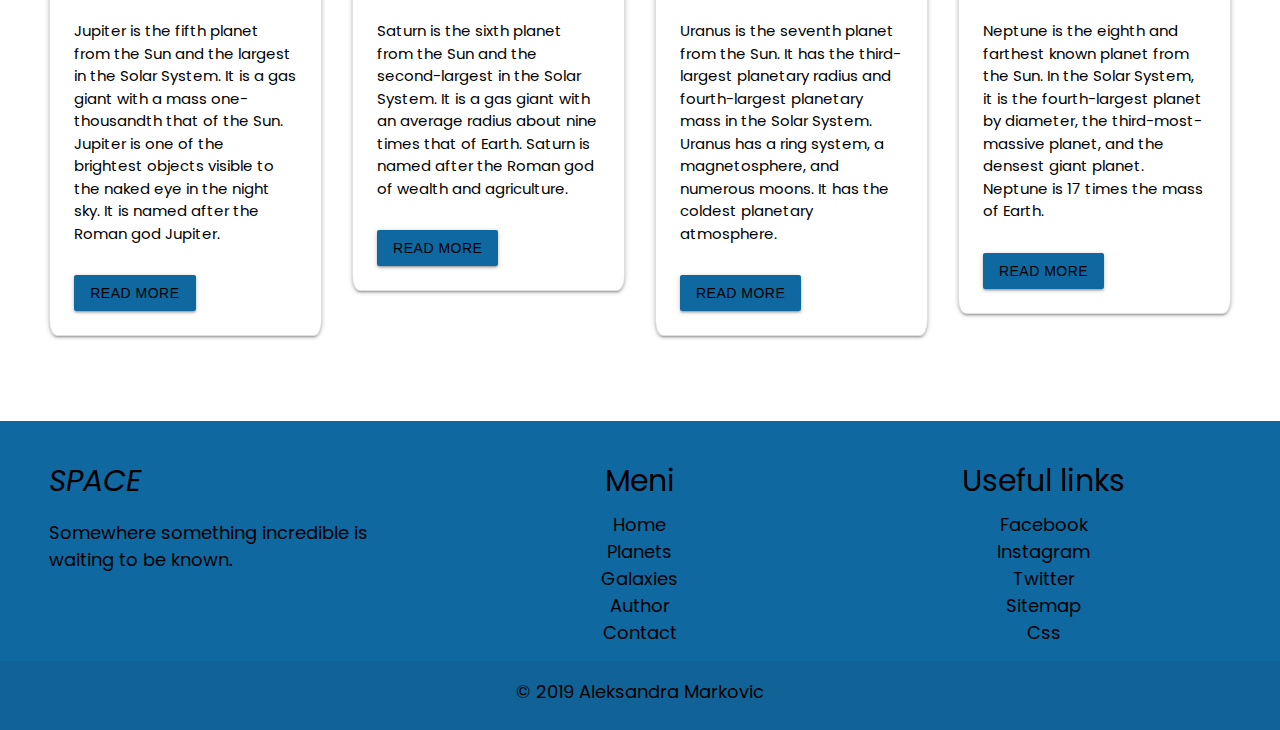
<file: planete.html>
<!DOCTYPE html>
<html>
    <head>
        <title>SPACE | PLANETS</title>
        <meta name="viewport" content="width=device-width, initial-scale=1.0"/>
        <link rel="stylesheet" href="assets/css/bootstrap_css/bootstrap.min.css"/>
        <link rel="stylesheet" href="assets/css/materialize_css/materialize.min.css"/>
        <link href="https://fonts.googleapis.com/icon?family=Material+Icons" rel="stylesheet">
        <link rel="stylesheet" href="https://cdnjs.cloudflare.com/ajax/libs/font-awesome/4.7.0/css/font-awesome.min.css">
        <link rel="shortcut icon" href="images/ikonica.ico" />
        <link rel="stylesheet" type="text/css" href="assets/css/style.css" />
    </head>
    <body>
        <div class="container-fluid">
            <div class="row">
                <div class="col-lg-12" id="zaglavlje">
                      <nav id="meni">
                        <div class="nav-wrapper">
                          <a href="index.html" class="brand-logo ml-3 font-italic black-text">SPACE</a>
                          <ul class="right hide-on-med-and-down">
                            <li><a href="index.html" class="text-uppercase black-text">Home</a></li>
                            <li><a href="#" class="text-uppercase black-text">Planets</a></li>
                            <li><a href="galaksije.html" class="text-uppercase black-text">Galaxies</a></li>
                            <li><a href="contact.html#autor" class="text-uppercase black-text">Author</a></li>
                            <li class="mr-3"><a href="contact.html" class="text-uppercase black-text">Contact</a></li>
                          </ul>
                        </div>
                      </nav>
                      <nav id="meni2" >
                        <div class="nav-wrapper">
                          <a href="#!" class="brand-logo black-text font-italic">SPACE</a>
                          <a href="#" data-target="mobile-demo" class="sidenav-trigger"><i class="material-icons black-text">menu</i></a>
                          <ul class="right hide-on-med-and-down">
                            <li><a href="index.html">Home</a></li>
                            <li><a href="#">Planets</a></li>
                            <li><a href="galaksije.html">Galaxies</a></li>
                            <li><a href="contact.html#autor">Author</a></li>
                            <li><a href="contact.html">Contact</a></li>
                          </ul>
                        </div>
                      </nav>
                    
                      <ul class="sidenav" id="mobile-demo">
                        <li><a href="index.html">Home</a></li>
                            <li><a href="#">Planets</a></li>
                            <li><a href="galaksije.html">Galaxies</a></li>
                            <li><a href="contact.html#autor">Author</a></li>
                            <li><a href="contact.html">Contact</a></li>
                      </ul>
                </div>
            </div>
        </div>
        <div class="container-fluid naslovVrh">
            <div class="row" >
                <div class="col-lg-6 col-md-8 col-sm-10 col-xs-12">
                    <h1 class="text-uppercase">Planets</h1>
                    <p class="divider"></p>
                </div>
            </div>
            <div class="row mt-3">
                <div class="col-lg-12">
                    <p>A planet is an astronomical body orbiting a star or stellar remnant that is massive enough to be rounded by its own gravity, is not massive enough to cause thermonuclear fusion, and has cleared its neighbouring region of planetesimals. The term planet is ancient, with ties to history, astrology, science, mythology, and religion. Five planets in the Solar System are visible to the naked eye. These were regarded by many early cultures as divine, or as emissaries of deities. As scientific knowledge advanced, human perception of the planets changed, incorporating a number of disparate objects. In 2006, the International Astronomical Union (IAU) officially adopted a resolution defining planets within the Solar System. This definition is controversial because it excludes many objects of planetary mass based on where or what they orbit.</p>
                    <p class="sakriveno mt-2">Although eight of the planetary bodies discovered before 1950 remain "planets" under the current definition, some celestial bodies, such as Ceres, Pallas, Juno and Vesta (each an object in the solar asteroid belt), and Pluto (the first trans-Neptunian object discovered), that were once considered planets by the scientific community, are no longer viewed as planets under the current definition of planet. Planets in the Solar System are divided into two main types: large low-density giant planets, and smaller rocky terrestrials. There are eight planets in the Solar System.[1] In order of increasing distance from the Sun, they are the four terrestrials, Mercury, Venus, Earth, and Mars, then the four giant planets, Jupiter, Saturn, Uranus, and Neptune. Six of the planets are orbited by one or more natural satellites. Several thousands of planets around other stars ("extrasolar planets" or "exoplanets") have been discovered in the Milky Way. As of 1 January 2020, 4,160 known extrasolar planets in 3,090 planetary systems (including 676 multiple planetary systems), ranging in size from just above the size of the Moon to gas giants about twice as large as Jupiter have been discovered, out of which more than 100 planets are the same size as Earth, nine of which are at the same relative distance from their star as Earth from the Sun, i.e. in the circumstellar habitable zone.</p>
                    <button class="black-text btn mt-2 readMore" type="button" name="action">read more</button>
                </div>
            </div>
        </div>
        <div class="container-fluid" >
            <div class="row">
                <div class="col-lg-5 col-md-12">
                    <h2 id="naslovPlanete">Planets in our galaxy</h2>
                </div>
            </div>
            <div class="row planete">
                <div class="col-lg-3 col-md-6 col-sm-12">
                    <div class="card hoverable">
                        <div class="card-image">
                            <img src="images/merkur.jpg" alt="Mercury">
                            <span class="card-title">Mercury</span>
                        </div>
                        <div class="card-content">
                            <p class="mb-4 black-text">Mercury is the smallest and innermost planet in the Solar System. Its orbit around the Sun takes only 87.97 days, the shortest of all the planets in the Solar System. It is named after the Roman deity Mercury.</p>
                            <p class="sakriveno black-text">Mercury rotates in a way that is unique in the Solar System. An observer on Mercury would therefore see only one day every two Mercurian years.</p>
                            <button class="black-text btn mt-2 readMore" type="button" name="action">read more</button>
                        </div>
                    </div>
                </div>
                <div class="col-lg-3 col-md-6 col-sm-12">
                    <div class="card hoverable">
                        <div class="card-image">
                            <img src="images/venera.jpg" alt="Venus">
                            <span class="card-title">Venus</span>
                        </div>
                        <div class="card-content">
                            <p class="mb-4 black-text">Venus is the second planet from the Sun. It is named after the Roman goddess of love and beauty. As the second-brightest natural object, it can cast shadows and, rarely, is visible to the naked eye in broad daylight.</p>
                            <p class="sakriveno black-text">Venus does not have any natural satellites, a distinction it shares only with Mercury among planets in the Solar System. Venus is a terrestrial planet and is sometimes called Earth's "sister planet".</p>
                            <button class="black-text btn mt-2 readMore" type="button" name="action">read more</button>
                        </div>
                    </div>
                </div>
                <div class="col-lg-3 col-md-6 col-sm-12">
                    <div class="card hoverable">
                        <div class="card-image">
                            <img src="images/zemlja1.jpg" alt="Earth">
                            <span class="card-title">Earth</span>
                        </div>
                        <div class="card-content">
                            <p class="mb-4 black-text">Earth is the third planet from the Sun and the only astronomical object known to harbor life. Earth was formed over 4.5 billion years ago. Earth's gravity interacts with other objects in space, especially the Moon, which is Earth's only natural satellite.</p>
                            <p class="sakriveno black-text">Earth's axis of rotation is tilted with respect to its orbital plane, producing seasons on Earth. The gravitational interaction between Earth and the Moon causes tides, stabilizes Earth's orientation on its axis, and gradually slows its rotation. Earth is the largest and most massive of the four rocky planets.</p>
                            <button class="black-text btn mt-2 readMore" type="button" name="action">read more</button>
                        </div>
                    </div>
                </div>
                <div class="col-lg-3 col-md-6 col-sm-12">
                    <div class="card hoverable">
                        <div class="card-image">
                            <img src="images/mars.jpg" alt="Mars">
                            <span class="card-title">Mars</span>
                        </div>
                        <div class="card-content">
                            <p class="mb-4 black-text">Mars is the fourth planet from the Sun and the second-smallest planet in the Solar System after Mercury. In English, Mars carries a name of the Roman god of war and is often referred to as the 'Red Planet'. Mars is a terrestrial planet.</p>
                            <p class="sakriveno black-text">Mars is a terrestrial planet with a thin atmosphere, having surface features reminiscent both of the impact craters of the Moon and the valleys, deserts, and polar ice caps of Earth. Mars has two moons, Phobos and Deimos, which are small and irregularly shaped. These may be captured asteroids, similar to 5261 Eureka, a Mars trojan.</p>
                            <button class="black-text btn mt-2 readMore" type="button" name="action">read more</button>
                        </div>
                    </div>
                </div>
            </div>
            <div class="row planete">
                <div class="col-lg-3 col-md-6 col-sm-12">
                    <div class="card hoverable">
                        <div class="card-image">
                            <img src="images/jupiter.jpg" alt="Jupiter">
                            <span class="card-title">Jupiter</span>
                        </div>
                        <div class="card-content">
                            <p class="mb-4 black-text">Jupiter is the fifth planet from the Sun and the largest in the Solar System. It is a gas giant with a mass one-thousandth that of the Sun. Jupiter is one of the brightest objects visible to the naked eye in the night sky. It is named after the Roman god Jupiter.</p>
                            <p class="sakriveno black-text">When viewed from Earth, Jupiter can be bright enough for its reflected light to cast shadows, and is on average the third-brightest natural object in the night sky after the Moon and Venus. Jupiter has been explored on several occasions by robotic spacecraft, most notably during the early Pioneer and Voyager flyby missions.</p>
                            <button class="black-text btn mt-2 readMore" type="button" name="action">read more</button>
                        </div>
                    </div>
                </div>
                <div class="col-lg-3 col-md-6 col-sm-12">
                    <div class="card hoverable">
                        <div class="card-image">
                            <img src="images/saturn.jpg" alt="Saturn">
                            <span class="card-title">Saturn</span>
                        </div>
                        <div class="card-content">
                            <p class="mb-4 black-text">Saturn is the sixth planet from the Sun and the second-largest in the Solar System. It is a gas giant with an average radius about nine times that of Earth. Saturn is named after the Roman god of wealth and agriculture.</p>
                            <p class="sakriveno black-text">The planet's most famous feature is its prominent ring system that is composed mostly of ice particles, with a smaller amount of rocky debris and dust. At least 82 moons are known to orbit Saturn, of which 53 are officially named; this does not include the hundreds of moonlets in the rings. Titan is the Saturn's largest moon.</p>
                            <button class="black-text btn mt-2 readMore" type="button" name="action">read more</button>
                        </div>
                    </div>
                </div>
                <div class="col-lg-3 col-md-6 col-sm-12">
                    <div class="card hoverable">
                        <div class="card-image">
                            <img src="images/uran.jpg" alt="Uranus">
                            <span class="card-title">Uranus</span>
                        </div>
                        <div class="card-content">
                            <p class="mb-4 black-text">Uranus is the seventh planet from the Sun. It has the third-largest planetary radius and fourth-largest planetary mass in the Solar System. Uranus has a ring system, a magnetosphere, and numerous moons. It has the coldest planetary atmosphere.</p>
                            <p class="sakriveno black-text">In 1986, images from Voyager 2 showed Uranus as an almost featureless planet in visible light, without the cloud bands or storms associated with the other giant planets. Uranus is the only planet whose name is derived directly from a figure from Greek mythology, from the Latinised version of the Greek god of the sky Ouranos.</p>
                            <button class="black-text btn mt-2 readMore" type="button" name="action">read more</button>
                        </div>
                    </div>
                </div>
                <div class="col-lg-3 col-md-6 col-sm-12">
                    <div class="card hoverable">
                        <div class="card-image">
                            <img src="images/neptun.jpg" alt="Neptune">
                            <span class="card-title">Neptune</span>
                        </div>
                        <div class="card-content">
                            <p class="mb-4 black-text">Neptune is the eighth and farthest known planet from the Sun. In the Solar System, it is the fourth-largest planet by diameter, the third-most-massive planet, and the densest giant planet. Neptune is 17 times the mass of Earth.</p>
                            <p class="sakriveno black-text">Like Jupiter and Saturn, Neptune's atmosphere is composed primarily of hydrogen and helium, along with traces of hydrocarbons and possibly nitrogen, though it contains a higher proportion of "ices" such as water, ammonia and methane. However, similar to Uranus, its interior is primarily composed of ices and rock; Uranus and Neptune are normally considered "ice giants" to emphasise this distinction.</p>
                            <button class="black-text btn mt-2 readMore" type="button" name="action">read more</button>
                        </div>
                    </div>
                </div>
            </div>                  
        </div>
        <footer class="page-footer futer">
            <div class="container-fluid">
                <div class="row d-flex justify-content-between">
                    <div class="col-lg-4 col-md-12 col-sm-12 d-none d-lg-block">
                        <h4 class="black-text font-italic text-uppercase">Space</h4>
                        <p class="black-text mt-4">Somewhere something incredible is waiting to be known.</p>
                    </div>
                    <div class="col-lg-4 offset-l2 col-md-12 col-sm-12 d-flex flex-column align-items-center">
                        <h4 class="black-text">Meni</h4>
                        <ul class="d-flex flex-column align-items-center">
                            <li><a href="index.html" class="text-capitalize black-text">Home</a></li>
                            <li><a href="#" class="text-capitalize black-text">Planets</a></li>
                            <li><a href="galaksije.html" class="text-capitalize black-text">Galaxies</a></li>
                            <li><a href="contact.html#autor" class="text-capitalize black-text">Author</a></li>
                            <li><a href="contact.html" class="text-capitalize black-text">Contact</a></li>
                        </ul>
                    </div>
                    <div class="col-lg-4 offset-l2 col-md-12 col-sm-12 d-flex flex-column align-items-center">
                        <h4 class="black-text">Useful links</h4>
                        <ul class="d-flex flex-column align-items-center">
                            <li><a class="black-text" href="https://www.facebook.com/beka.markovic99" target="_blank">Facebook</a></li>
                            <li><a class="black-text" href="https://www.instagram.com/bekamarkoviic" target="_blank">Instagram</a></li>
                            <li><a class="black-text" href="https://twitter.com/bekaa_markovic" target="_blank">Twitter</a></li>
                            <li><a class="black-text" href="sitemap.xml" target="_blank">Sitemap</a></li>
                            <li><a class="black-text" href="assets/css/style.css" target="_blank">Css</a></li>
                        </ul>
                    </div>
                </div>
            </div>
            <div class="footer-copyright">
                <div class="container d-flex justify-content-center">
                    <p class="black-text mt-2">© 2019 Aleksandra Markovic </p>                   
                </div>
            </div>
        </footer>
        <script src="assets/js/jquery-3.4.1.min.js"></script>
        <script src="assets/js/bootstrap_js/bootstrap.min.js"></script>
        <script src="assets/js/materialize_js/materialize.min.js"></script>
        <script src="assets/js/main.js" type="text/javascript"></script>
    </body>
</html>
</file>
<file: assets/css/style.css>
@import url('https://fonts.googleapis.com/css?family=Poppins&display=swap');

* {
    margin: 0px;
    padding: 0px;
}

html {
    scroll-behavior: smooth;
}

body {
    font-family: 'Poppins', sans-serif;
    background-image: url(../../images/pozadina1.jpg);
    background-attachment: fixed;
    background-size: cover;
}

h1, h2, p {
    color: #ffffff;
}

p {
    font-size: 19px;
}
 

#meni, #meni2, .btn, .futer, .divider, button, .slider .indicators .indicator-item.active{
    background-color: #0F68A0;
}

.container-fluid {
    width: 97%!important;
}

.card .card-image img{
    border-radius: 12px 12px 0 0;
}

.card-content p {
    font-size: 15px;
}

#zaglavlje{
    margin-bottom: 20px;
}

#meni{
    position: fixed;
    top: 0;
    left: 0;
    z-index: 1;
}

#meni ul li a {
    font-size: 1.3vw;
}

h1 {
    font-size: 60px;
}

h2 {
    font-size: 50px;
}

.prvih1{
    font-size: 75px;
    letter-spacing: 3px;
    margin-top: 13%;
    animation: rotate-scale-up 0.8s linear both;
    animation-name: fadeInLeft;
}

.naslov p{
    font-size: 25px;
    margin-top: 60px;
    letter-spacing: 1px;
    animation: rotate-scale-up 0.8s linear both;
    animation-name: fadeInRight;
}

.btnAnimate {
    animation: rotate-scale-up 0.8s linear both;
    animation-name: fadeInUp;
}

.tekst {
    height: inherit;
}

.row {
    margin-bottom: 0px;
}

#slajder {
    height: 750px;
    
}

.btn {
    margin-top: 90px;
}

.btn0 {
    height: 50px;
}

#slajder1 {
    height: 650px;
    margin-top: 150px;
    margin-bottom: 100px;
}
 
#slajderKolona, .slider, .slider .slides, .slider .slides li, .slider .slides li img {
    height: inherit!important;
    z-index: 0;
}  

.slider .indicators {
    bottom: -50px!important;
}


.tekstovi, .naslovVrh {
    margin-top: 30px;
}

.naslovVrh {
    margin-bottom: 50px;
}

.sadrzaj, #autor, #naslovPlanete {
    margin-top: 100px;
}


.tekst{
    margin-right: 12%;
    margin-left: 3%;
}


#autor img{
    width: 100%;
    border-radius: 7%;
}

.card {
    border-radius: 3%;
}

.tekstovi .card {
    min-height: 85vh;
    background-color: #0F68A0;
}


.futer {
    margin-top: 70px;
}

.futer ul li a, .futer p{
    font-size: 18px;
}

.dostignuca h2{
    margin-bottom: 70px;
    margin-top: 150px;
}

.planete .card{
    margin-top: 30px;
}

.divider {
    height: 2px;
}

.linkovi {
    margin-left: 22%;
}

.input-field .prefix {
    font-size: 40px;
}

.input-field label {
    font-size: 20px;
    color: #ffffff;
}

input, textarea, .input-field .prefix, .input-field .prefix.active, .input-field label.active{
    color: #0F68A0!important;
}

input:focus-within, textarea:focus-within{
    border-bottom: 1px solid #0F68A0!important;
}

.btn1 {
    height: 48px;
    width: 15%;
}

#tekstKontakt {
    margin-top: 25px;
    margin-bottom: 25px;
    margin-left: 1.3%;
}

.modal {
    max-height: 32%;
}

.futer h4{
    font-size: 30px;
}

@media screen and (max-width: 992px){
    #meni2{
        position: fixed;
        top: 0;
        left: 0;
        z-index: 1;
    }

    .naslov:nth-of-type(1){
        margin-top: 50px!important;
    }

    .milestones{
        padding: 0px!important;
        border: none!important;
        margin-left: 0px!important;
        background-color: transparent!important;
    }
    .futer p, .futer i{
        font-size: 15px;
    }
}

@media screen and (max-width: 768px){
    h1 {
        font-size: 45px;
    }

    h2 {
        font-size: 35px;
    }

    .naslov:nth-of-type(1), #autor h2, #slajder1{
        margin-top: 50px!important;
    }

    #slajder1 {
        height: 430px;
    }

    .tekstovi{
        margin: auto;
    }

    .btn1 {
        width: 35%;
    }

    .dostignuca h2{
        margin-top: 80px;
    }

    .tekstovi .card {
        min-height: 60vh;
    }

}

@media screen and (max-width: 576px){
    h1 {
        font-size: 40px!important;
    }
    
    h2 {
        font-size: 30px;
    }

    p{
        font-size: 15px!important;
    }

    #slajder {
        height: 700px;
    }

    .tekstOAutoru{
        text-align: center;
    }

    #slajder1 {
        height: 230px;
    }

    .linkovi, .copyright{
        margin-left: 0%!important;
        display: flex;
        justify-content: center;
    }

    .modal {
        max-height: 43%;
    }
    
    .prvih1 {
        margin-top: 30%;
    }
}


/*--------------------------------ANIMACIJE------------------------------------*/

@-webkit-keyframes fadeInLeft {
    from {
      opacity: 0;
      -webkit-transform: translate3d(-100%, 0, 0);
      transform: translate3d(-100%, 0, 0);
    }
  
    to {
      opacity: 1;
      -webkit-transform: translate3d(0, 0, 0);
      transform: translate3d(0, 0, 0);
    }
  }
  
  @keyframes fadeInLeft {
    from {
      opacity: 0;
      -webkit-transform: translate3d(-100%, 0, 0);
      transform: translate3d(-100%, 0, 0);
    }
  
    to {
      opacity: 1;
      -webkit-transform: translate3d(0, 0, 0);
      transform: translate3d(0, 0, 0);
    }
  }
  
  @-webkit-keyframes fadeInRight {
    from {
      opacity: 0;
      -webkit-transform: translate3d(100%, 0, 0);
      transform: translate3d(100%, 0, 0);
    }
  
    to {
      opacity: 1;
      -webkit-transform: translate3d(0, 0, 0);
      transform: translate3d(0, 0, 0);
    }
  }
  
  @keyframes fadeInRight {
    from {
      opacity: 0;
      -webkit-transform: translate3d(100%, 0, 0);
      transform: translate3d(100%, 0, 0);
    }
  
    to {
      opacity: 1;
      -webkit-transform: translate3d(0, 0, 0);
      transform: translate3d(0, 0, 0);
    }
  }


  @-webkit-keyframes fadeInUp {
    from {
      opacity: 0;
      -webkit-transform: translate3d(0, 100%, 0);
      transform: translate3d(0, 100%, 0);
    }
  
    to {
      opacity: 1;
      -webkit-transform: translate3d(0, 0, 0);
      transform: translate3d(0, 0, 0);
    }
  }
  
  @keyframes fadeInUp {
    from {
      opacity: 0;
      -webkit-transform: translate3d(0, 100%, 0);
      transform: translate3d(0, 100%, 0);
    }
  
    to {
      opacity: 1;
      -webkit-transform: translate3d(0, 0, 0);
      transform: translate3d(0, 0, 0);
    }
  }
</file>
